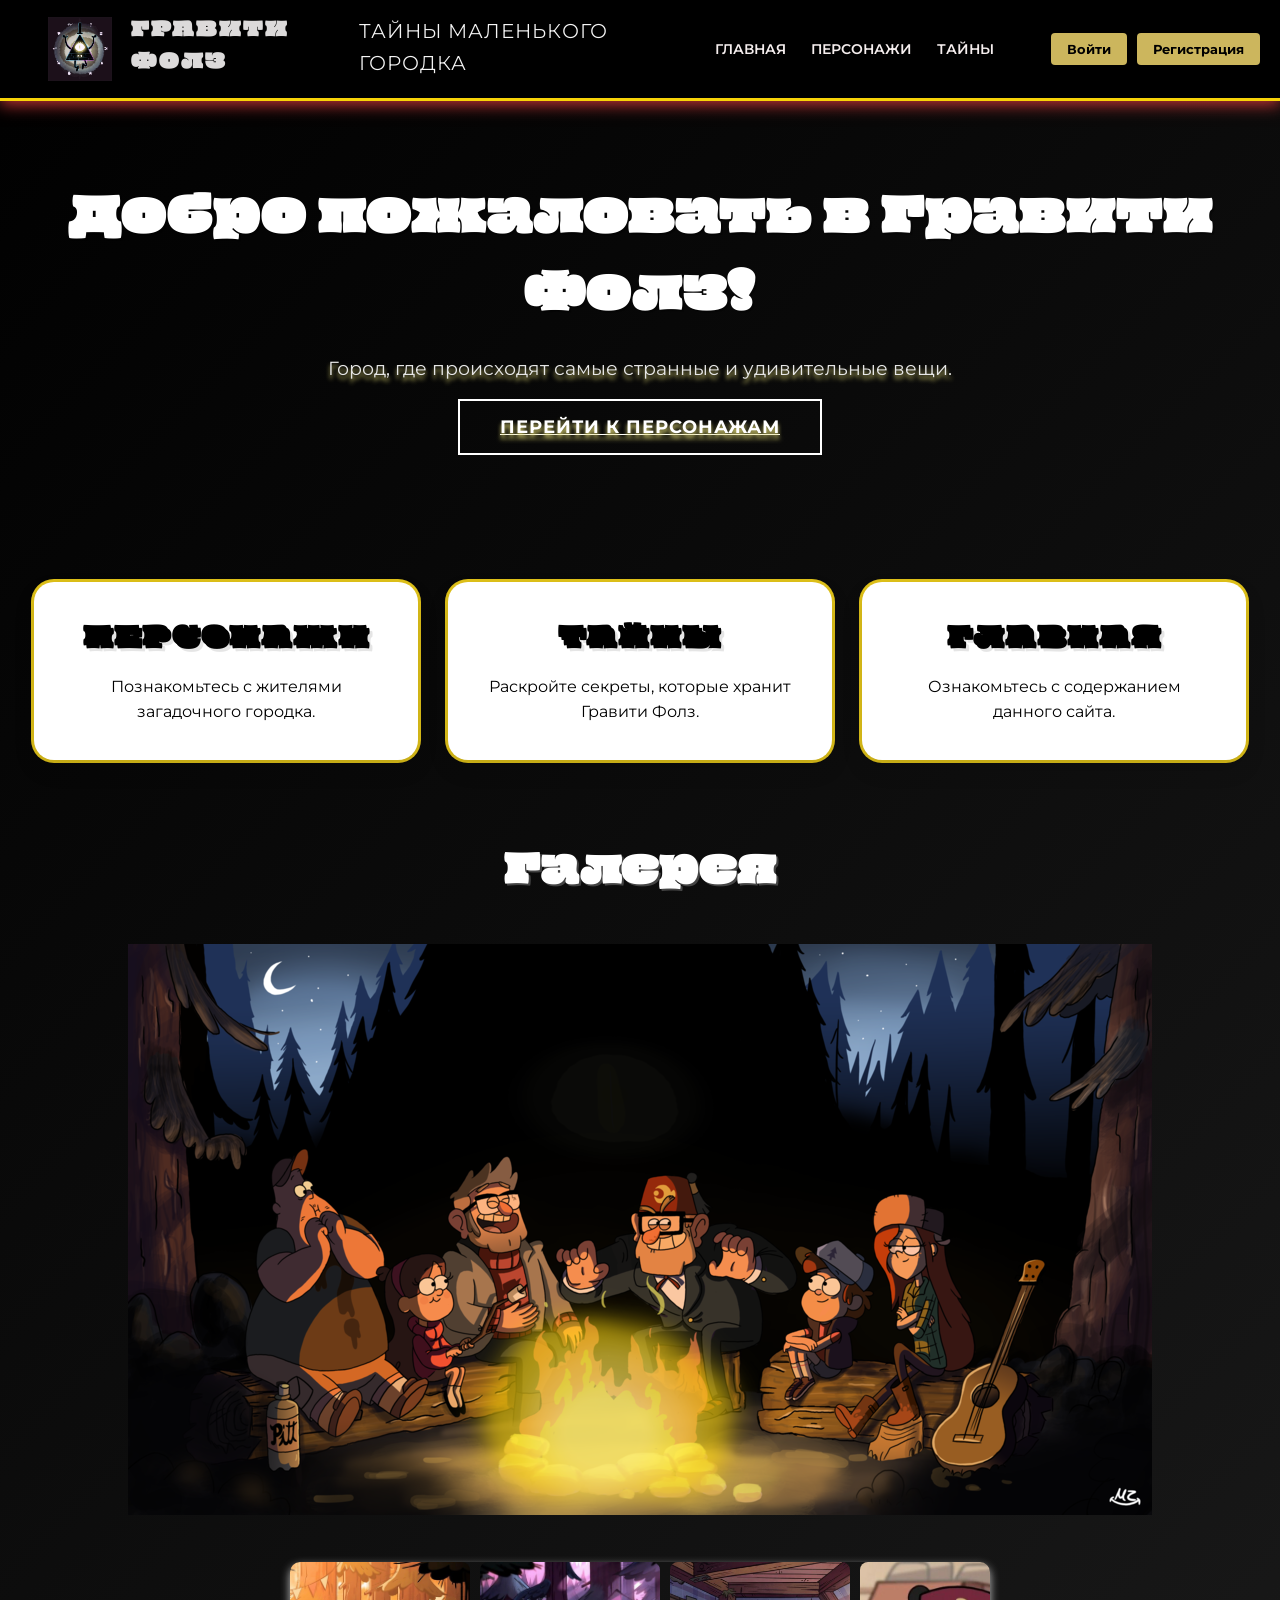
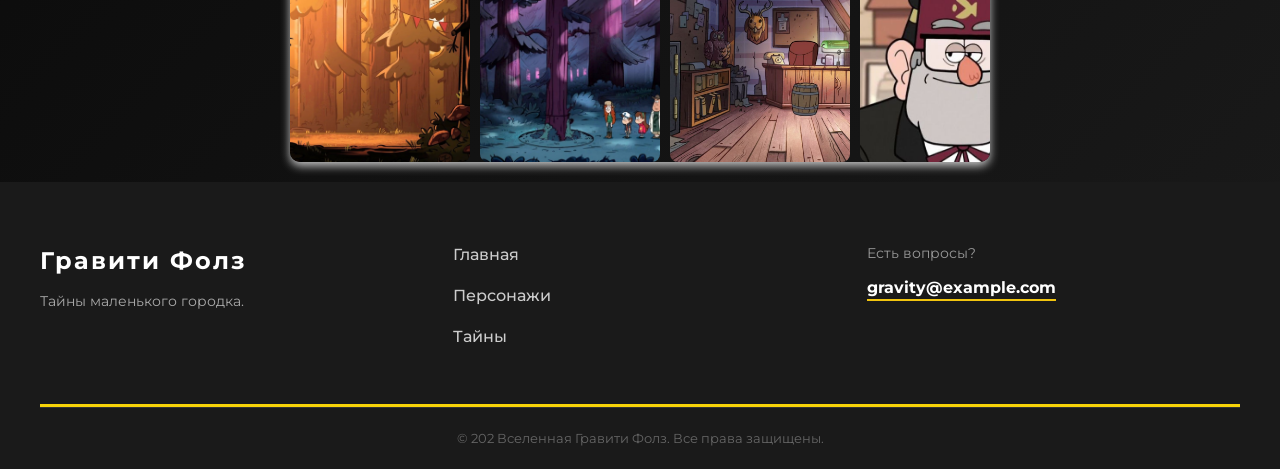
<file: index.html>
<!DOCTYPE html>
<html lang="ru">   
<head>
  <meta charset="UTF-8">
  <title>Гравити Фолз: Тайны городка</title>
  
  <!-- ПОДКЛЮЧАЕМ ДВА ШРИФТА: Oi для мультяшности и Montserrat для читаемости -->
  <link rel="preconnect" href="https://fonts.googleapis.com">
  <link rel="preconnect" href="https://fonts.gstatic.com" crossorigin>
  <link href="https://fonts.googleapis.com/css2?family=Montserrat:wght@400;600&family=Oi&display=swap" rel="stylesheet">
  <link rel="icon" href="images/icons8-елка-64.png" type="image/png">
<title>Secrets of Gravity Falls</title>
  <link rel="stylesheet" href="index.css">
  <link rel="stylesheet" href="style.css">
</head>


<body>
    <header class="gravity-header">
        <div class="header-container">
            <img src="./images/logo.png" class="header_logo">
            <div class="logo">
                <!-- Название города в мультяшном шрифте -->
                <h1>Гравити Фолз</h1>
                <p>Тайны маленького городка</p>
            </div>
            
            <nav class="main-nav">
                <ul class="main-nav_list">
                    <li class="main-nav_list-item"><a href="index.html">Главная</a></li>
                    <li class="main-nav_list-item"><a href="characters.html">Персонажи</a></li>
                    
                    <li class="main-nav_list-item"><a href="secret.html">Тайны</a></li>
                   
                </ul>
            </nav>
        </div>
        
        <div class="actions">
            <button class="btn-yellow">Войти</button>
            <button class="btn-yellow">Регистрация</button>
        </div>
    </header>

    <main class="main-content">
        <section class="hero">
            <!-- Приветствие на фоне леса -->
            <h2>Добро пожаловать в Гравити Фолз!</h2>
            <p>Город, где происходят самые странные и удивительные вещи.</p>
            <a href="characters.html" class="btn-primary">Перейти к персонажам</a>
        </section>

        <section class="features">
            <div class="feature-card">
                <!-- Заголовок в стиле комикса -->
                <h3>Персонажи</h3>
                <p>Познакомьтесь с жителями загадочного городка.</p>
            </div>
            <div class="feature-card">
                <h3>Тайны</h3>
                <p>Раскройте секреты, которые хранит Гравити Фолз.</p>
            </div>
            <div class="feature-card">
                <h3>Главная</h3>
                <p>Ознакомьтесь с содержанием данного сайта.</p>
            </div>
        </section>

        <section class="gallery">
            <h2>Галерея</h2>
            <div class="image-grid"></div>
                <div class="gallery-item"></div>
                  <img class="gallery-item_img" src="./images/Forest.png">
                </div>
                
            </div>
        </section>
   
  <div class="carousel-container">
    <div class="carousel">
      <!-- Слайды (картинки) -->
      <img src="./images/Visa.jpg" alt="Фото 1" class="slide" />
      <img src="./images/moon.jpg" alt="Фото 2" class="slide" />
      <img src="./images/Dipper.jpg" alt="Фото 3" class="slide" />
      <img src="./images/stan.jpg" alt="Фото 4" class="slide" />
      <img src="./images/maibl.png" alt="Фото 5" class="slide" />
    </div>
  </div>
   </main>
<!-- Футер (такой же, как на других страницах) -->
    <footer class="site-footer">
        <div class="footer-content">
            <div class="footer-logo">
                <h3>Гравити Фолз</h3>
                <p>Тайны маленького городка.</p>
            </div>

            <nav class="footer-nav">
                <ul>
                    <li><a href="index.html">Главная</a></li>
                    <li><a href="characters.html">Персонажи</a></li>
                    <li><a href="secret.html">Тайны</a></li>
                </ul>
            </nav>

            <div class="footer-contact">
                <p>Есть вопросы?</p>
                <a href="mailto:gravity@example.com" class="email-link">gravity@example.com</a>
            </div>
        </div>

        <div class="footer-bottom">
            <p>&copy; 202 Вселенная Гравити Фолз. Все права защищены.</p>
        </div>
    </footer>
</body>
</html>
</file>
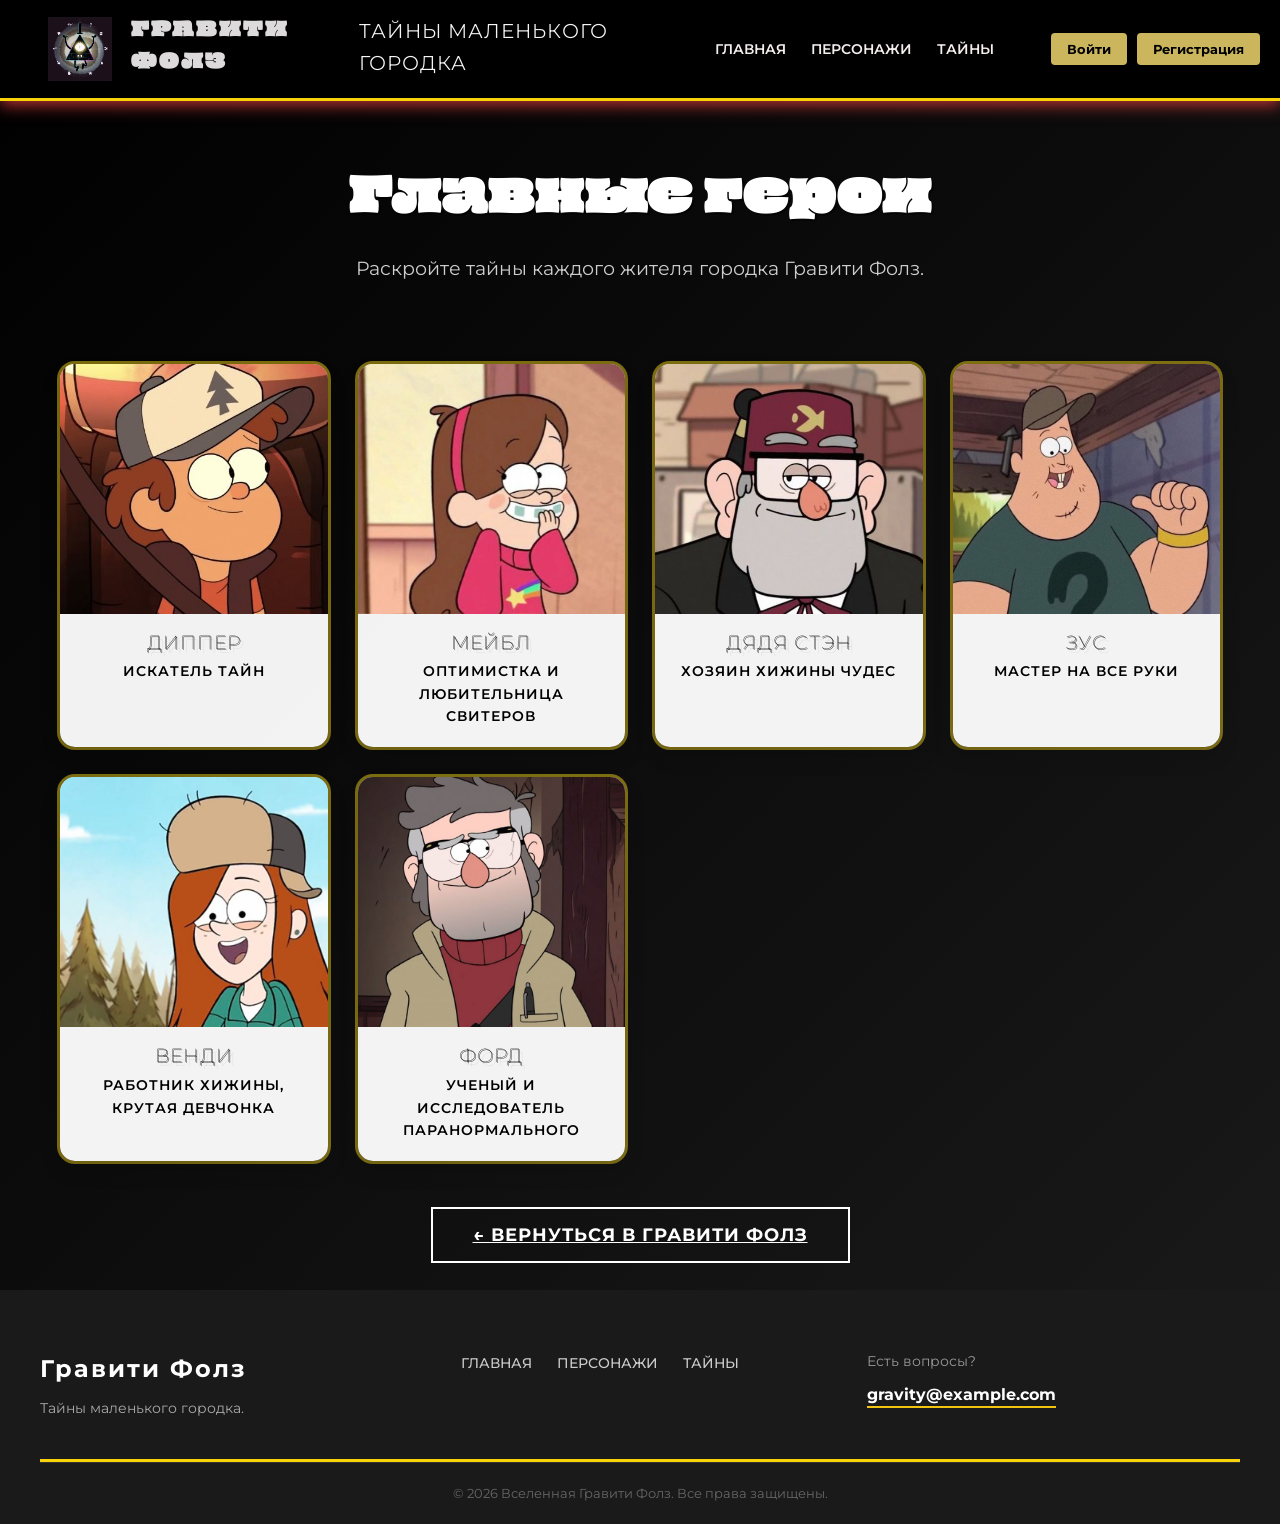
<file: characters.html>
<!DOCTYPE html>
<html lang="ru">
<head>
    <meta charset="UTF-8">
    <title>Персонажи Гравити Фолз</title>
    
    <!-- Подключаем шрифты -->
    <link rel="preconnect" href="https://fonts.googleapis.com">
    <link rel="preconnect" href="https://fonts.gstatic.com" crossorigin>
    <link href="https://fonts.googleapis.com/css2?family=Montserrat:wght@400;600&family=Oi&display=swap" rel="stylesheet">
    
    <!-- ГЛАВНОЕ: Подключаем ОБЩИЙ стиль (style.css) -->
    <!-- Убедись, что имя файла совпадает с твоим файлом стилей -->
     <link rel="icon" href="images/icons8-елка-64.png" type="image/png">
<title>Secrets of Gravity Falls</title>
    <link rel="stylesheet" href="style.css">
</head>
<body>

    <!-- Шапка (такая же, как на главной) -->
    
    <header class="gravity-header">
        <div class="header-container">
            <img src="./images/logo.png" class="header_logo">
            <div class="logo">
                <!-- Название города в мультяшном шрифте -->
                <h1>Гравити Фолз</h1>
                <p>Тайны маленького городка</p>
            </div>
            
            <nav class="main-nav">
                <ul class="main-nav_list">
                    <li class="main-nav_list-item"><a href="index.html">Главная</a></li>
                    <li class="main-nav_list-item"><a href="characters.html">Персонажи</a></li>
                    
                    <li class="main-nav_list-item"><a href="secret.html">Тайны</a></li>
                    
                </ul>
            </nav>
        </div>
        
        <div class="actions">
            <button class="btn-yellow">Войти</button>
            <button class="btn-yellow">Регистрация</button>
        </div>
    </header>

    <main>
        <!-- Заголовок секции -->
        <section style="padding: 60px 20px; text-align: center; color: white;">
            <h2 style="font-weight:100; font-family:'Oi', cursive; font-size: 3rem; margin-bottom: 15px; text-shadow: 2px 2px 0px rgba(0,0,0,0.5);">
                Главные герои
            </h2>
            <p style="font-size: 1.2rem; opacity: 0.8;">
                Раскройте тайны каждого жителя городка Гравити Фолз.
            </p>
        </section>

        <!-- СЕТКА С КАРТОЧКАМИ ПЕРСОНАЖЕЙ -->
        <!-- Класс characters-grid мы опишем в style.css ниже -->
        <section class="characters-grid">
            
            <!-- Карточка 1: Диппер -->
            <article class="char-card">
                <div class="char-img-wrapper">
                    <!-- Путь к картинке: папка images + имя файла -->
                    <img src="./images/dipper.jpg" alt="Диппер Пайнс">
                </div>
                <div class="char-info">
                    <h3 class="char-name">Диппер</h3>
                    <p class="char-role">Искатель тайн</p>
                </div>
            </article>

            <!-- Карточка 2: Мейбл -->
            <article class="char-card">
                <div class="char-img-wrapper">
                    <img src="./images/mabel.jpg" alt="Мейбл Пайнс">
                </div>
                <div class="char-info">
                    <h3 class="char-name">Мейбл</h3>
                    <p class="char-role">Оптимистка и любительница свитеров</p>
                </div>
            </article>

            <!-- Карточка 3: Дядя Стэн -->
            <article class="char-card">
                <div class="char-img-wrapper">
                    <img src="./images/stan.jpg" alt="Дядя Стэн">
                </div>
                <div class="char-info">
                    <h3 class="char-name">Дядя Стэн</h3>
                    <p class="char-role">Хозяин Хижины Чудес</p>
                </div>
            </article>

            <!-- Карточка 4: Зус -->
            <article class="char-card">
                <div class="char-img-wrapper">
                    <img src="./images/soos.jpg" alt="Зус">
                </div>
                <div class="char-info">
                    <h3 class="char-name">Зус</h3>
                    <p class="char-role">Мастер на все руки</p>
                </div>
            </article>

            <!-- Карточка 5: Венди -->
            <article class="char-card">
                <div class="char-img-wrapper">
                    <img src="./images/wendi.jpg" alt="Венди">
                </div>
                <div class="char-info">
                    <h3 class="char-name">Венди</h3>
                    <p class="char-role">Работник Хижины, крутая девчонка</p>
                </div>
            </article>

             <!-- Карточка 6: Форд -->
             <article class="char-card">
                <div class="char-img-wrapper">
                    <img src="./images/ford.jpg" alt="Форд Пайнс">
                </div>
                <div class="char-info">
                    <h3 class="char-name">Форд</h3>
                    <p class="char-role">Ученый и исследователь паранормального</p>
                </div>
            </article>

        </section>

        <!-- Кнопка возврата вниз страницы -->
        <div style="text-align: center; padding: 40px;">
            <a href="index.html" class="btn-primary">← Вернуться в Гравити Фолз</a>
        </div>

    </main>
            <!-- НАЧАЛО ФУТЕРА -->
    <footer class="site-footer">
        <div class="footer-content">
            <div class="footer-logo">
                <h3>Гравити Фолз</h3>
                <p>Тайны маленького городка.</p>
            </div>

            <nav class="footer-nav">
                <ul>
                    <nav class="main-nav">
    <ul>
        <li><a href="index.html">Главная</a></li>
        <li><a href="characters.html">Персонажи</a></li>
        <!-- ВОТ ЭТУ СТРОКУ НУЖНО ДОБАВИТЬ ОБЯЗАТЕЛЬНО -->
        <li><a href="secret.html">Тайны</a></li> 
    </ul>
</nav>
                    
                </ul>
            </nav>

            <div class="footer-contact">
                <p>Есть вопросы?</p>
                <a href="mailto:gravity@example.com" class="email-link">gravity@example.com</a>
            </div>
        </div>

        <div class="footer-bottom">
            <p>&copy; 2026 Вселенная Гравити Фолз. Все права защищены.</p>
        </div>
    </footer>
    <!-- КОНЕЦ ФУТЕРА -->
</body>
</html>

    </footer>
</body>
</html>
</file>
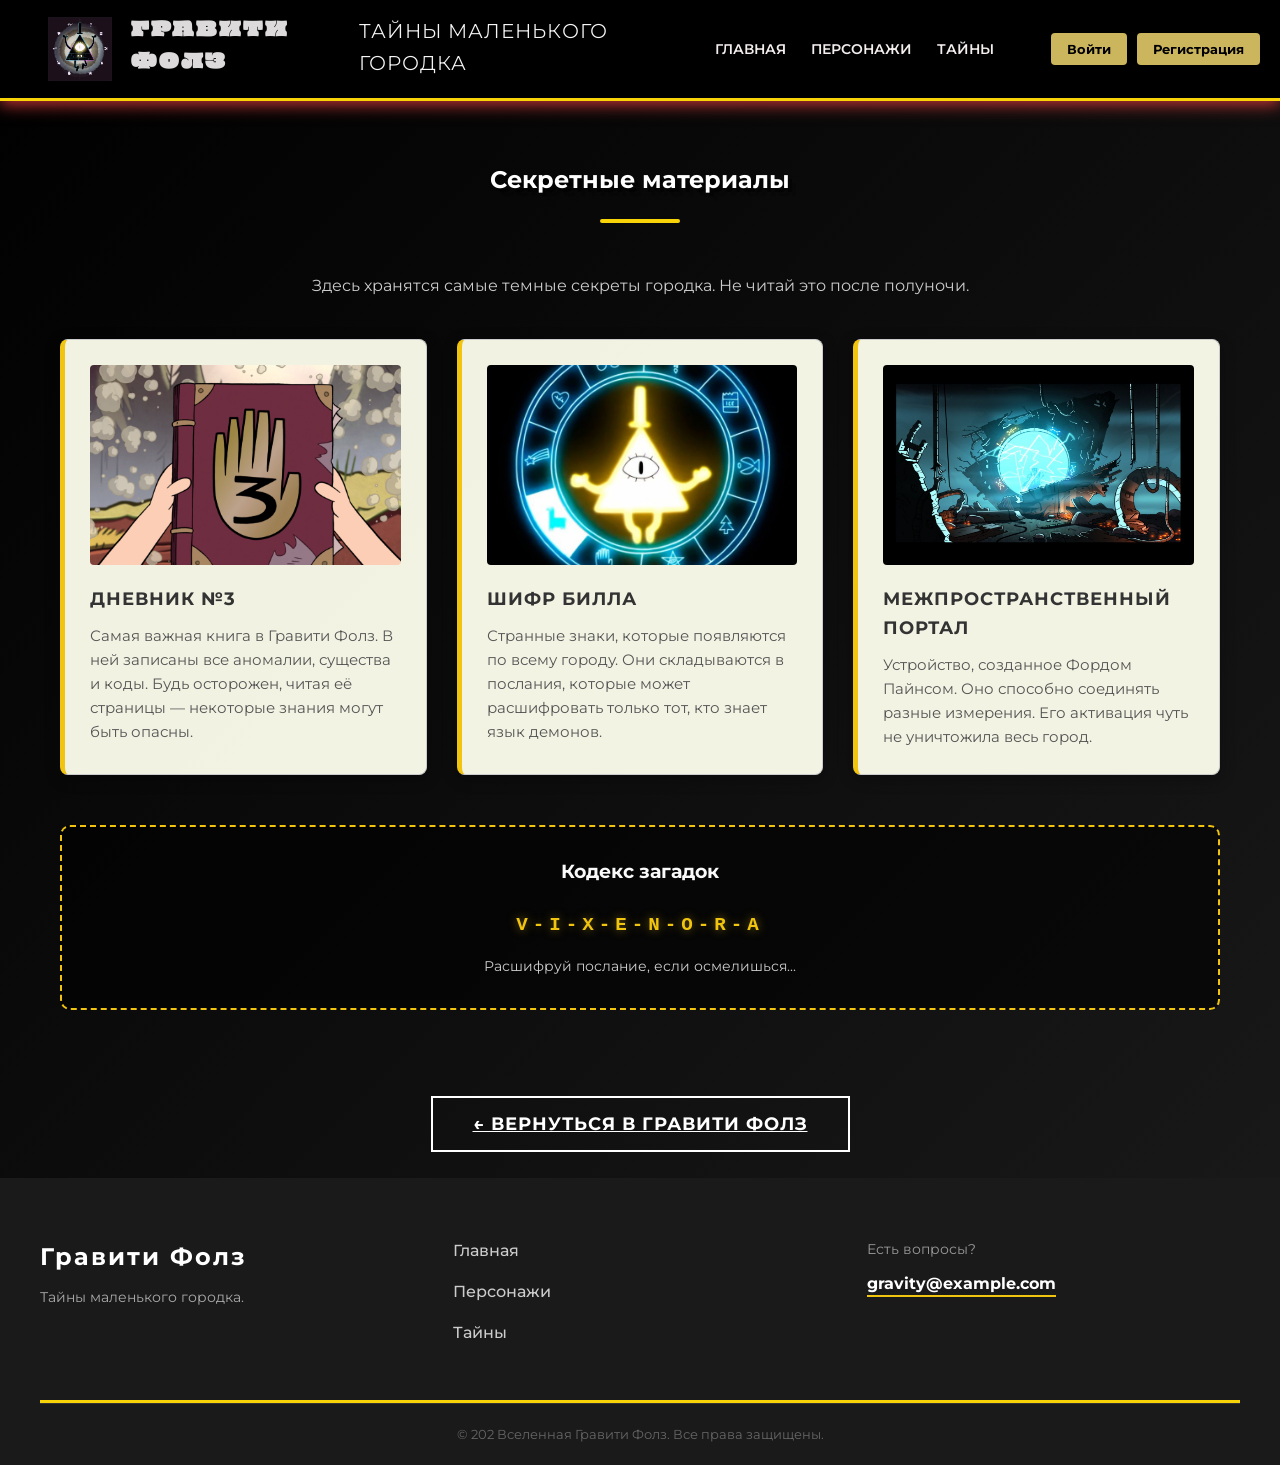
<file: secret.html>
<!DOCTYPE html>
<html lang="ru">
<head>
    <meta charset="UTF-8">
    <title>Тайны Гравити Фолз</title>
    
    <!-- Шрифты -->
    <link rel="preconnect" href="https://fonts.googleapis.com">
    <link rel="preconnect" href="https://fonts.gstatic.com" crossorigin>
    <link href="https://fonts.googleapis.com/css2?family=Montserrat:wght@400;600&family=Oi&display=swap" rel="stylesheet">
    
    <!-- Подключаем ОБЩИЙ стиль -->
     <link rel="icon" href="images/icons8-елка-64.png" type="image/png">
<title>Secrets of Gravity Falls</title>
    <link rel="stylesheet" href="style.css">
</head>
<body>

    <!-- Шапка (такая же, как везде) -->
    <header class="gravity-header">
        <div class="header-container">
            <img src="./images/logo.png" class="header_logo">
            <div class="logo">
                <!-- Название города в мультяшном шрифте -->
                <h1>Гравити Фолз</h1>
                <p>Тайны маленького городка</p>
            </div>
            
            <nav class="main-nav">
                <ul class="main-nav_list">
                    <li class="main-nav_list-item"><a href="index.html">Главная</a></li>
                    <li class="main-nav_list-item"><a href="characters.html">Персонажи</a></li>
                   
                    <li class="main-nav_list-item"><a href="secret.html">Тайны</a></li>
                    
                </ul>
            </nav>
        </div>
        
        <div class="actions">
            <button class="btn-yellow">Войти</button>
            <button class="btn-yellow">Регистрация</button>
        </div>
    </header>

    <main>
        <!-- Секция с заголовком -->
        <section class="secrets-section">
            <h2 class="secrets-title">Секретные материалы</h2>
            
            <p style="text-align: center; color: #ccc; margin-bottom: 40px;">
                Здесь хранятся самые темные секреты городка. Не читай это после полуночи.
            </p>

            <!-- Сетка карточек с тайнами -->
            <div class="secrets-grid">
                
                <!-- Тайна 1: Дневник -->
                <article class="secret-card">
                    <div class="secret-img-wrapper">
                        <img src="./images/journal.jpg" alt="Страница дневника">
                    </div>
                    <h3 class="secret-title-card">Дневник №3</h3>
                    <p class="secret-desc">
                        Самая важная книга в Гравити Фолз. В ней записаны все аномалии, существа и коды. 
                        Будь осторожен, читая её страницы — некоторые знания могут быть опасны.
                    </p>
                </article>

                <!-- Тайна 2: Символы -->
                <article class="secret-card">
                    <div class="secret-img-wrapper">
                        <img src="./images/symbol.jpg" alt="Странные символы">
                    </div>
                    <h3 class="secret-title-card">Шифр Билла</h3>
                    <p class="secret-desc">
                        Странные знаки, которые появляются по всему городу. Они складываются в послания, 
                        которые может расшифровать только тот, кто знает язык демонов.
                    </p>
                </article>

                <!-- Тайна 3: Портал -->
                <article class="secret-card">
                    <div class="secret-img-wrapper">
                        <img src="./images/portal.jpg" alt="Таинственный портал">
                    </div>
                    <h3 class="secret-title-card">Межпространственный портал</h3>
                    <p class="secret-desc">
                        Устройство, созданное Фордом Пайнсом. Оно способно соединять разные измерения. 
                        Его активация чуть не уничтожила весь город.
                    </p>
                </article>

            </div>

            <!-- Блок с "кодом" (декоративный элемент) -->
            <div class="mystery-box">
                <h3>Кодекс загадок</h3>
                <div class="mystery-code">V-I-X-E-N-O-R-A</div>
                <p style="margin-top: 15px; font-size: 14px; opacity: 0.8;">
                    Расшифруй послание, если осмелишься...
                </p>
            </div>

        </section>

        <!-- Кнопка возврата -->
        <div style="text-align: center; padding: 40px;">
            <a href="index.html" class="btn-primary">← Вернуться в Гравити Фолз</a>
        </div>
    </main>

    <!-- Футер (такой же, как на других страницах) -->
    <footer class="site-footer">
        <div class="footer-content">
            <div class="footer-logo">
                <h3>Гравити Фолз</h3>
                <p>Тайны маленького городка.</p>
            </div>

            <nav class="footer-nav">
                <ul>
                    <li><a href="index.html">Главная</a></li>
                    <li><a href="characters.html">Персонажи</a></li>
                    <li><a href="secret.html">Тайны</a></li>
                </ul>
            </nav>

            <div class="footer-contact">
                <p>Есть вопросы?</p>
                <a href="mailto:gravity@example.com" class="email-link">gravity@example.com</a>
            </div>
        </div>

        <div class="footer-bottom">
            <p>&copy; 202 Вселенная Гравити Фолз. Все права защищены.</p>
        </div>
    </footer>
</body>
</html>
</file>
<file: index.css>
/* Общий стиль для шапки */
* {
    box-sizing: border-box;
    margin: 0;
    padding: 0;
}

body {
    /* Фон: густой лес, как в начале каждой серии */
    background: linear-gradient(135deg, #000000 0%, #353535 100%);
    font-family: 'Montserrat', sans-serif; /* Основной шрифт для всего текста */
    color: #333;
    line-height: 1.6;
}

/* --- ШАПКА (HEADER) --- */
.gravity-header {
    background-color: rgba(255, 255, 255, 0.95);
    padding: 15px 0;
    position: sticky;
    top: 0;
    z-index: 1000;
    box-shadow: 0 4px 15px rgba(247, 247, 247, 0.2);
    border-bottom: 3px solid #f7d308; /* Желтая полоса, как лента с предупреждением */
    display: flex;
    justify-content: space-between;
}

.header-container {
    display: flex;
    justify-content: space-between;
    align-items: center;
    max-width: 1200px;
    margin: 0 auto;
}
.logo {
    display: flex;
    flex-direction: row;
    margin: 0 2%;
    max-width: 60vw;
    width: 100%;
}

/* Логотип: название в мультяшном стиле */
.logo h1 {
    font-family: 'Oi', cursive; /* Шрифт дневника */
    font-size: 20px;
    color: #fffdfddc; /* Цвет ржавчины/старого металла */
    margin-bottom: 4px;
    letter-spacing: 2px;
    text-transform: uppercase;
    font-weight: 400;
}

.logo p {
    font-size: 20px;
    color: #f5f5f5;
    font-weight: 800;
    text-transform: uppercase;
    letter-spacing: 1px;
    font-weight: 370;
}

.header_logo {
    max-width: 5vw;
    width: 100%;
}
.main-nav {
    margin: 0 2%;
}

/* Меню навигации */
.main-nav ul {
    list-style: none;
    display: flex;
    gap: 25px;
}

.main-nav a {
    text-decoration: none;
    color: #f5eeee;
    font-weight: 600;
    font-size: 14px;
    text-transform: uppercase;
    transition: color 0.3s;
}

.main-nav a:hover {
    color: #f1c40f;
}

.actions {
    display: flex;
    justify-content: center;
    align-items: center;
}

/* Кнопки в шапке */
.actions button {
    padding: 8px 16px;
    border: none;
    cursor: pointer;
    font-family: 'Montserrat', sans-serif;
    font-weight: bold;
    border-radius: 4px;
    margin-left: 10px;
}

.btn-yellow {
    background-color: #ccb65d;
    color: #000000;
    transition: background 0.3s, transform 0.1s;
}

.btn-yellow:hover {
    background-color: #e2bf4c;
    transform: scale(1.05);
}

/* --- ГЛАВНЫЙ ЭКРАН (HERO) --- */
.hero {
    text-align: center;
    padding: 80px 20px;
    color: rgb(255, 255, 255);
    text-shadow: 0px 4px 4px #e4dc76
}

.hero h2 {
    font-size: 3rem;
    margin-bottom: 18px;
    font-family: 'Oi', cursive; /* Даже большой заголовок делаем в стиле комикса */
    text-shadow: 2px 2px 0px rgba(0,0,0,0.3);
    font-weight: 100;
}

.hero p {
    font-size: 1.2rem;
    margin-bottom: 30px;
    opacity: 0.9;
}

.btn-primary {
    padding: 15px 40px;
    background-color: transparent;
    color: white;
    border: 2px solid white;
    font-family: 'Montserrat', sans-serif;
    font-size: 18px;
    font-weight: bold;
    cursor: pointer;
    text-transform: uppercase;
    letter-spacing: 1px;
    transition: all 0.3s;
}

.btn-primary:hover {
    background-color: rgb(0, 0, 0);
    color: #2c3e50;
}

/* --- КАРТОЧКИ (FEATURES) --- */
.features {
    display: flex;
    flex-wrap: wrap;
    justify-content: center;
    padding: 60px 20px;
    gap: 30px;
}

.feature-card {
    background: white;
    padding: 35px;
    border-radius: 20px;
    max-width: 30vw;
    box-shadow: 
        0 10px 20px rgba(0,0,0,0.15),
        0 0 0 3px rgba(243, 211, 27, 0.918); /* Легкая желтая обводка */
    text-align: center;
    transition: transform 0.3s ease, box-shadow 0.3s ease;
    position: relative;
    overflow: hidden;
}

.feature-card:hover {
    transform: translateY(-10px);
    box-shadow: 
        0 20px 30px rgba(0,0,0,0.2),
        0 0 0 3px rgba(241, 196, 15, 0.932);
}

/* Заголовки внутри карточек - самые главные в стиле мультика */
.feature-card h3 {
    font-family: 'Oi', cursive;
    font-size: 26px;
    color: #000000;
    margin-bottom: 15px;
    text-transform: uppercase;
    letter-spacing: 3px;

    text-shadow: 3px 3px 0px #000000, 6px 6px 0px rgba(0, 0, 0, 0.1);
    font-weight: 100;
}

.feature-card p {
    color: #000000;
    font-size: 16px;
    font-family: 'Montserrat', sans-serif;
}

/* --- ГАЛЕРЕЯ --- */
.gallery {
    padding: 20px 13px;
    text-align: center;
     font-weight: 40;
}

.gallery h2 {
    color: white;
    font-family: 'Oi', cursive;
    font-size: 2.5rem;
    margin-bottom: 40px;
    text-shadow: 2px 2px 0px rgba(197, 197, 197, 0.3);
    font-weight: 40;

}

.image-grid {
    display: grid;
    grid-template-columns: repeat(auto-fit, minmax(220px, 1fr));
    gap: 20px;
}

.gallery-item 
.gallery-item img {
    width: 100%;
    height: 100%;
    object-fit: cover; /* ЭТА СТРОЧКА — ГЛАВНОЕ ЛЕКАРСТВО! */
    border-radius: 15px;
    display: block;
}

{
    background: rgba(255,255,255,0.9);
    height: 220px;
    display: flex;
    align-items:center;
    justify-content:center;
    border-radius:15px;
    font-weight:bold;
    color:#000000;
    font-family: 'Montserrat', sans-serif;
    border: 2px dashed #f1c40f;
     font-weight: 40;
}

/* Адаптив для телефонов */
@media (max-width: 768px) {
    .header-container {
        flex-direction: column;
        gap: 15px;
        text-align: center;
    }
    
    .main-nav ul {
        flex-wrap: wrap;
        justify-content: center;
    }

    .hero h2 {
        font-size: 2rem;
        
    }
}

/* Контейнер карусели — рамка и скрытие лишнего */
.carousel-container {
  width: 700px;           /* Ширина всей карусели (можно менять) */
  overflow: hidden;       /* Скрывает всё, что вылезает за границы */
  margin: 20px auto;      /* Отступы и центрирование */
  border-radius: 10px;     /* Скруглённые углы */
  box-shadow: 0 4px 10px rgba(0, 0, 0, 0.2); /* Лёгкая тень */
}

/* Лента с картинками */
.carousel {
  display: flex;          /* Картинки в ряд */
  gap: 10px;              /* Расстояние между фото */
  transition: transform 0.5s ease-in-out; /* Плавное движение */
}

/* Каждая картинка */
.slide {
  min-width: 180px;       /* Минимальная ширина фото */
  height: 200px;          /* Высота фото */
  object-fit: cover;      /* Картинка заполняет блок, не искажаясь */
  border-radius: 8px;     /* Скругление углов фото */
}

/* Движение при наведении */
.carousel-container:hover .carousel {
  transform: translateX(-190px); /* Сдвиг влево на ~190px */
}

.characters-grid {
    display: grid;
    /* Автоматически подстраивает колонки: минимум 220px, если места мало - переносит */
    grid-template-columns: repeat(auto-fill, minmax(220px, 1fr));
    gap: 30px;
    padding: 20px;
    max-width: 1200px;
    margin: 0 auto;
}

.char-card {
    background: rgba(255, 255, 255, 0.95); /* Чуть прозрачный белый фон */
    border-radius: 15px;
    overflow: hidden;
    box-shadow: 
        0 10px 20px rgba(0,0,0,0.15),
        0 0 0 3px rgba(243, 211, 27, 0.5); /* Желтая обводка как в дневнике */
    transition: transform 0.3s ease, box-shadow 0.3s ease;
    display: flex;
    flex-direction: column;
    align-items: center;
    text-align: center;
}

.char-card:hover {
    transform: translateY(-10px);
    box-shadow: 
        0 20px 30px rgba(0,0,0,0.25),
        0 0 0 3px rgba(241, 196, 15, 0.9); /* Яркая желтая обводка при наведении */
}

/* Обертка для картинки, чтобы она не вылезала и была квадратной */
.char-img-wrapper {
    width: 100%;
    height: 250px; /* Фиксированная высота карточки */
    overflow: hidden;
    background-color: #000; /* Черный фон, если картинка не загрузится */
    position: relative;
}

.char-img-wrapper img {
    width: 100%;
    height: 100%;
    object-fit: cover; /* ВАЖНО: Картинка заполняет блок, не искажаясь */
    display: block;
    transition: transform 0.5s;
}

/* Эффект зума картинки при наведении на карточку */
.char-card:hover .char-img-wrapper img {
    transform: scale(1.1);
}

.char-info {
    padding: 20px;
    width: 100%;
}

.char-name {
    font-family: 'Oi'
    font-size: 24px;
    color: #f3e9e9;
    margin-bottom: 8px;
    text-transform: uppercase;
    letter-spacing: 2px;
    line-height: 1;
    
    /* Мультяшная тень текста */
    text-shadow: 2px 2px 0px #000, 4px 4px 0px rgba(0, 0, 0, 0.1);
    font-weight: 30;
}

.char-role {
    font-family: 'Montserrat', sans-serif;
    font-size: 14px;
    color: #000000;
    text-transform: uppercase;
    letter-spacing: 1px;
    font-weight: 1;
}
</file>
<file: style.css>
/* Общий стиль для шапки */
* {
    box-sizing: border-box;
    margin: 0;
    padding: 0;
}

body {
    /* Фон: густой лес, как в начале каждой серии */
    background: linear-gradient(135deg, #000000 0%, #353535 100%);
    font-family: 'Montserrat', sans-serif; /* Основной шрифт для всего текста */
    color: #333;
    line-height: 1.6;
}

/* --- ШАПКА (HEADER) --- */
.gravity-header {
    background-color: rgba(255, 255, 255, 0.95);
    padding: 15px 0;
    position: sticky;
    top: 0;
    z-index: 1000;
    box-shadow: 0 4px 15px rgba(247, 247, 247, 0.2);
    border-bottom: 3px solid #f7d308; /* Желтая полоса, как лента с предупреждением */
    display: flex;
    justify-content: space-between;
}

.header-container {
    display: flex;
    justify-content: space-between;
    align-items: center;
    max-width: 1200px;
    margin: 0 auto;
}
.logo {
    display: flex;
    flex-direction: row;
    margin: 0 2%;
    max-width: 60vw;
    width: 100%;
}

/* Логотип: название в мультяшном стиле */
.logo h1 {
    font-family: 'Oi', cursive; /* Шрифт дневника */
    font-size: 20px;
    color: #fffdfddc; /* Цвет ржавчины/старого металла */
    margin-bottom: 4px;
    letter-spacing: 2px;
    text-transform: uppercase;
    font-weight: 400;
}

.logo p {
    font-size: 20px;
    color: #f5f5f5;
    font-weight: 600;
    text-transform: uppercase;
    letter-spacing: 1px;
    font-weight: 370;
}

.header_logo {
    max-width: 5vw;
    width: 100%;
}
.main-nav {
    margin: 0 2%;
}

/* Меню навигации */
.main-nav ul {
    list-style: none;
    display: flex;
    gap: 25px;
}

.main-nav a {
    text-decoration: none;
    color: #f5eeee;
    font-weight: 600;
    font-size: 14px;
    text-transform: uppercase;
    transition: color 0.3s;
}

.main-nav a:hover {
    color: #f1c40f;
}

.actions {
    display: flex;
    justify-content: center;
    align-items: center;
}

/* Кнопки в шапке */
.actions button {
    padding: 8px 16px;
    border: none;
    cursor: pointer;
    font-family: 'Montserrat', sans-serif;
    font-weight: bold;
    border-radius: 4px;
    margin-left: 10px;
}

.btn-yellow {
    background-color: #ccb65d;
    color: #000000;
    transition: background 0.3s, transform 0.1s;
}

.btn-yellow:hover {
    background-color: #e2bf4c;
    transform: scale(1.05);
}

/* --- ГЛАВНЫЙ ЭКРАН (HERO) --- */
.hero {
    text-align: center;
    padding: 80px 20px;
    color: rgb(255, 255, 255);
    text-shadow: 0px 4px 4px #e4dc76
}

.hero h2 {
    font-size: 3rem;
    margin-bottom: 18px;
    font-family: 'Oi', cursive; /* Даже большой заголовок делаем в стиле комикса */
    text-shadow: 2px 2px 0px rgba(0,0,0,0.3);
    font-weight: 100;
}

.hero p {
    font-size: 1.2rem;
    margin-bottom: 30px;
    opacity: 0.9;
}

.btn-primary {
    padding: 15px 40px;
    background-color: transparent;
    color: white;
    border: 2px solid white;
    font-family: 'Montserrat', sans-serif;
    font-size: 18px;
    font-weight: bold;
    cursor: pointer;
    text-transform: uppercase;
    letter-spacing: 1px;
    transition: all 0.3s;
}

.btn-primary:hover {
    background-color: rgb(0, 0, 0);
    color: #2c3e50;
}


/* Контейнер карусели — рамка и скрытие лишнего */
.carousel-container {
  width: 700px;           /* Ширина всей карусели (можно менять) */
  overflow: hidden;       /* Скрывает всё, что вылезает за границы */
  margin: 20px auto;      /* Отступы и центрирование */
  border-radius: 10px;     /* Скруглённые углы */
  box-shadow: 0 4px 10px rgba(236, 236, 236, 0.815); /* Лёгкая тень */
}

/* Лента с картинками */
.carousel {
  display: flex;          /* Картинки в ряд */
  gap: 10px;              /* Расстояние между фото */
  transition: transform 0.5s ease-in-out; /* Плавное движение */
}

/* Каждая картинка */
.slide {
  min-width: 180px;       
  height: 200px;         
  object-fit: cover;      
  border-radius: 8px;   
}

/* Движение при наведении */
.carousel-container:hover .carousel {
  transform: translateX(-190px); /* Сдвиг влево на ~190px */
}

.characters-grid {
    display: grid;
    /* Автоматически подстраивает колонки: минимум 220px, если места мало - переносит */
    grid-template-columns: repeat(auto-fill, minmax(220px, 1fr));
    gap: 30px;
    padding: 20px;
    max-width: 1200px;
    margin: 0 auto;
}

.char-card {
    background: rgba(255, 255, 255, 0.95); 
    border-radius: 15px;
    overflow: hidden;
    box-shadow: 
        0 10px 20px rgba(0,0,0,0.15),
        0 0 0 3px rgba(243, 211, 27, 0.5); 
    transition: transform 0.3s ease, box-shadow 0.3s ease;
    display: flex;
    flex-direction: column;
    align-items: center;
    text-align: center;
}

.char-card:hover {
    transform: translateY(-10px);
    box-shadow: 
        0 20px 30px rgba(255, 255, 255, 0.856),
        0 0 0 3px rgba(241, 196, 15, 0.9); 
}

.char-img-wrapper {
    width: 100%;
    height: 250px; 
    overflow: hidden;
    background-color: #000;
    position: relative;
}

.char-img-wrapper img {
    width: 100%;
    height: 100%;
    object-fit: cover; 
    display: block;
    transition: transform 0.5s;
}


.char-card:hover .char-img-wrapper img {
    transform: scale(1.1);
}

.char-info {
    padding: 20px;
    width: 100%;
}

.char-name {
    font-family: 'Oi'
    font-size: 43px;
    color: #080808;
    margin-bottom: 8px;
    text-transform: uppercase;
    letter-spacing: 1px;
    line-height: 1;
    
    /* Мультяшная тень текста */
    text-shadow: 1px 1px 0px #030303, 4px 4px 0px rgba(121, 121, 121, 0.212);
    font-weight: 70;
}

.char-role {
    font-family: 'Montserrat', sans-serif;
    font-size: 14px;
    color: #000000;
    text-transform: uppercase;
    letter-spacing: 1px;
    font-weight: 600;
}
body {
    /* Фон: густой лес, как в начале каждой серии */
    background: linear-gradient(135deg, #000000 0%, #1b1b1b 100%);
    font-family: 'Montserrat', sans-serif; /* Основной шрифт для всего текста */
    color: #ffffff;
    line-height: 1.6;
}

/* --- ШАПКА (HEADER) --- */
.gravity-header {
    background-color: rgba(0, 0, 0, 0.95);
    padding: 15px 20px;
    position: sticky;
    top: 0;
    z-index: 1000;
    box-shadow: 0 4px 15px rgba(207, 55, 55, 0.918);
    border-bottom: 3px solid #f7d308; /* Желтая полоса, как лента с предупреждением */
}

.header-container {
    display: flex;
    justify-content: space-between;
    align-items: center;
    max-width: 1200px;
    margin: 0 auto;
}
/* Кнопки в шапке */
.actions button {
    padding: 8px 16px;
    border: none;
    cursor: pointer;
    font-family: 'Montserrat', sans-serif;
    font-weight: bold;
    border-radius: 4px;
    margin-left: 10px;
}

.btn-yellow {
    background-color: #ccb65d;
    color: #000000;
    transition: background 0.3s, transform 0.1s;
}

.btn-yellow:hover {
    background-color: #e2bf4c;
    transform: scale(1.05);
}
/* ========================================= */
/* СТИЛИ ДЛЯ ФУТЕРА (ПОДВАЛА)               */
/* ========================================= */
.site-footer {
    background-color: #1a1a1a; /* Темно-серый, почти черный, но не такой глухой, как body */
    color: #e0e0e0; /* Светло-серый текст */
    padding: 60px 20px 20px;
    margin-top: auto; /* Прижимает футер вниз, если контента мало */
}

.footer-content {
    max-width: 1200px;
    margin: 0 auto;
    display: grid;
    /* Три колонки: логотип, меню, контакты */
    grid-template-columns: repeat(auto-fit, minmax(200px, 1fr));
    gap: 40px;
    padding-bottom: 40px;
    border-bottom: 3px solid #f7d308; /* Желтая полоса в стиле дневника */
}

/* Логотип в футере */
.footer-logo h3 {
    font-family: 'Oi'
    font-family: 'Montserrat', sans-serif;
    font-size: 14px;
    color: white;
    font-size: 24px;
    margin-bottom: 10px;
    letter-spacing: 2px;
}

.footer-logo p {
    color: #aaa;
    font-size: 14px;
    line-height: 1.5;
}

/* Меню в футере */
.footer-nav ul {
    list-style: none;
    padding: 0;
    margin: 0;
}

.footer-nav li {
    margin-bottom: 15px;
}

.footer-nav a {
    text-decoration: none;
    color: #ccc;
    font-family: 'Montserrat', sans-serif;
    font-weight: 500;
    transition: color 0.3s;
}

.footer-nav a:hover {
    color: #f1c40f; /* Желтый цвет при наведении */
    padding-left: 5px; /* Легкий сдвиг для эффекта */
}

/* Контакты */
.footer-contact p {
    color: #999;
    margin-bottom: 10px;
    font-size: 14px;
}

.email-link {
    text-decoration: none;
    color: #fff;
    font-weight: bold;
    border-bottom: 2px solid #f1c40f;
    padding-bottom: 2px;
}

.email-link:hover {
    color: #f1c40f;
}

/* Нижняя полоска с копирайтом */
.footer-bottom {
    max-width: 1200px;
    margin: 0 auto;
    text-align: center;
    padding-top: 20px;
    border-top: 1px solid #333;
    color: #666;
    font-size: 13px;
}

/* Адаптив: на телефонах колонки становятся друг под другом */
@media (max-width: 768px) {
    .footer-content {
        grid-template-columns: 1fr;
        text-align: center;
    }
    
    .footer-nav ul {
        display: flex;
        flex-wrap: wrap;
        justify-content: center;
        margin-top: 20px;
    }
    
    .footer-nav li {
        margin-bottom: 0;
        margin: 0 10px 10px;
    }
}
/* ========================================= */
/* СТИЛИ ДЛЯ СТРАНИЦЫ ТАЙН (SECRETS)        */
/* ========================================= */

.secrets-section {
    padding: 60px 20px;
    max-width: 1200px;
    margin: 0 auto;
}

.secrets-title {
    text-align: center;
    color: white;
    font-family: 'Oi'
    font-size: 3rem;
    margin-bottom: 50px;
    /* Эффект старой надписи */
    text-shadow: 4px 4px 0px rgba(0,0,0,0.5), 8px 8px 0px rgba(0, 0, 0, 0.2);
    position: relative;
}

/* Декоративная линия под заголовком как в дневнике */
.secrets-title::after {
    content: '';
    display: block;
    width: 80px;
    height: 4px;
    background-color: #f7d308; /* Желтый цвет ленты */
    margin: 20px auto 0;
    border-radius: 2px;
}

/* Сетка для карточек тайн */
.secrets-grid {
    display: grid;
    grid-template-columns: repeat(auto-fit, minmax(300px, 1fr));
    gap: 30px;
}

.secret-card {
    background: rgba(255, 255, 240, 0.95); /* Цвет старой пожелтевшей бумаги */
    border: 1px solid #ccc;
    border-left: 5px solid #f1c40f; /* Желтая полоса слева */
    padding: 25px;
    border-radius: 8px;
    box-shadow: 0 4px 15px rgba(0,0,0,0.3);
    transition: transform 0.3s, box-shadow 0.3s;
    position: relative;
    overflow: hidden;
    min-height: 350px; /* Чтобы карточки были одной высоты */
}

.secret-card:hover {
    transform: translateY(-5px);
    box-shadow: 0 10px 30px rgba(0,0,0,0.4);
    background: rgba(255, 255, 230, 1);
}

/* Картинка внутри карточки тайны */
.secret-img-wrapper {
    width: 100%;
    height: 200px;
    overflow: hidden;
    margin-bottom: 20px;
    border-radius: 4px;
    background: #000;
}

.secret-img-wrapper img {
    width: 100%;
    height: 100%;
    object-fit: cover;
    transition: transform 0.5s;
}

.secret-card:hover .secret-img-wrapper img {
    transform: scale(1.1); /* Легкий зум при наведении */
}

.secret-title-card {
    font-family: 'Montserrat', sans-serif;
    font-weight: 700;
    font-size: 18px;
    color: #333;
    margin-bottom: 10px;
    text-transform: uppercase;
    letter-spacing: 1px;
}

.secret-desc {
    font-family: 'Montserrat', sans-serif;
    font-size: 15px;
    color: #555;
    line-height: 1.6;
    margin-bottom: 0;
}

/* Блок "Кодекс загадок" (дополнительный элемент) */
.mystery-box {
    background: rgba(0, 0, 0, 0.6);
    border: 2px dashed #f1c40f;
    padding: 30px;
    text-align: center;
    color: white;
    border-radius: 10px;
    margin-top: 50px;
    position: relative;
}

.mystery-box h3 {
    font-family: 'Oi'
    font-size: 2rem;
    color: #fafafa;
    margin-bottom: 23px;
    text-transform: 
}

.mystery-code {
    font-family: monospace; /* Шрифт как в компьютере */
    font-size: 1.2rem;
    color: #f1c40f;
    letter-spacing: 5px;
    font-weight: bold;
    text-shadow: 0 0 10px rgba(241, 196, 15, 0.5);
}
.slide {
  min-width: 180px;       
  height: 200px;         
  object-fit: cover;      
  border-radius: 8px;   
}
</file>
